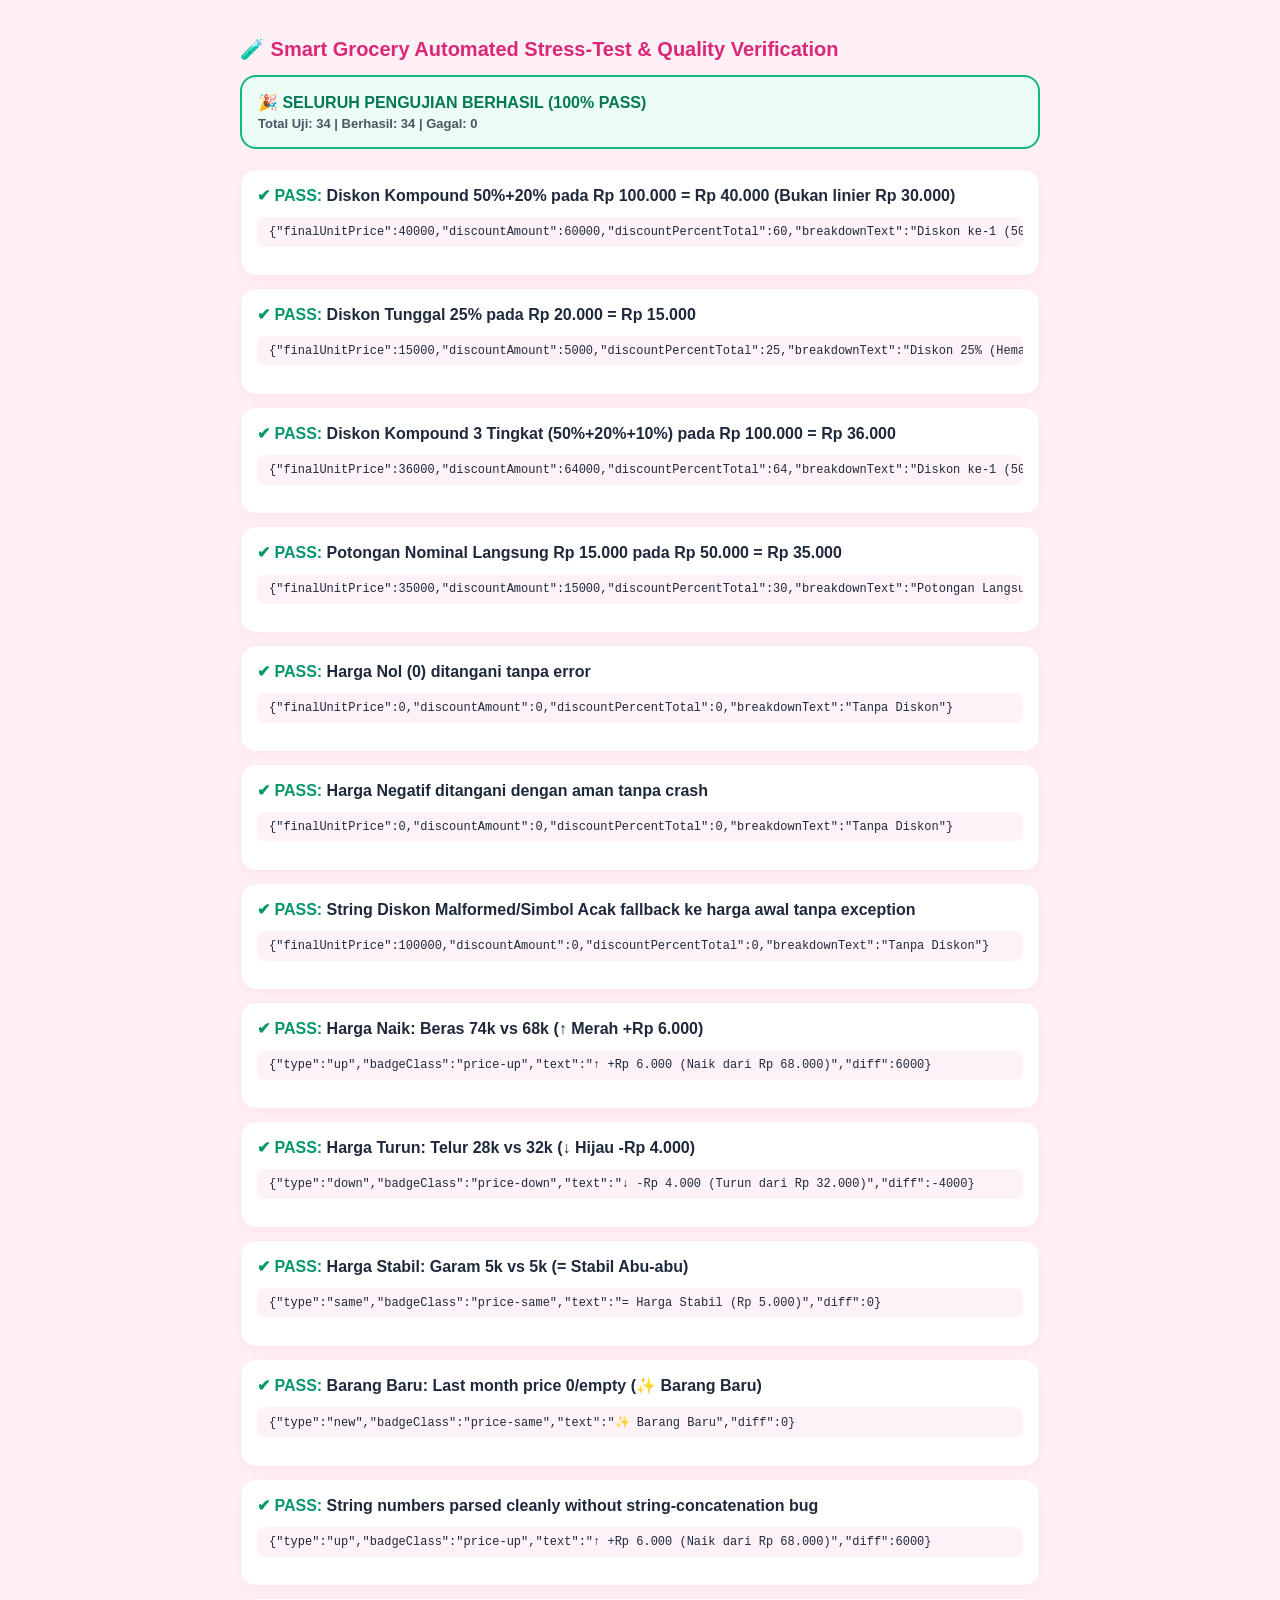
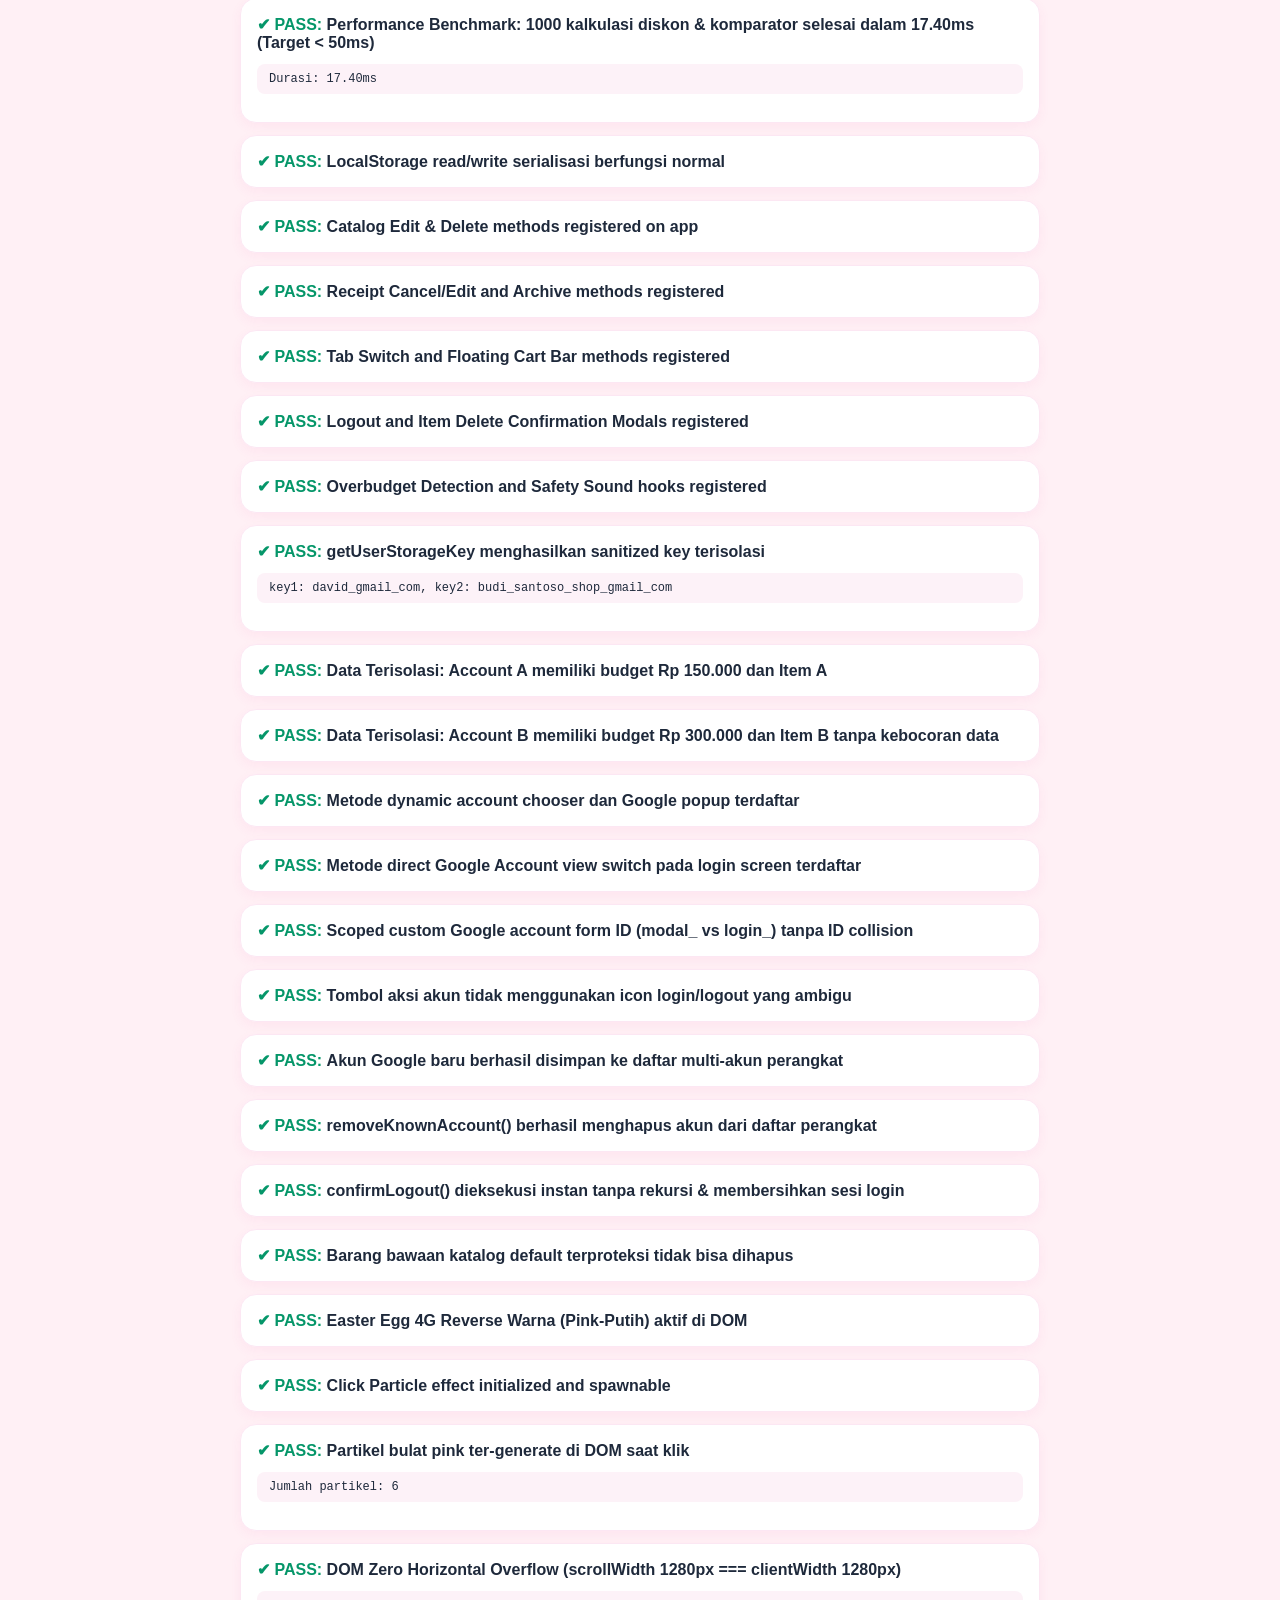
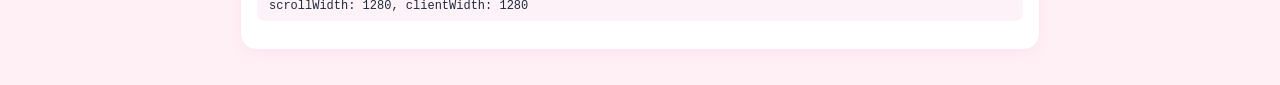
<file: test_runner.html>
<!DOCTYPE html>
<html lang="id">
<head>
  <meta charset="UTF-8">
  <title>Smart Grocery Automated Stress-Test & Quality Verification</title>
  <style>
    body { font-family: -apple-system, sans-serif; background: #fff0f5; padding: 24px; color: #1e293b; max-width: 800px; margin: 0 auto; }
    h1 { color: #db2777; font-size: 20px; }
    .test-box { background: white; border-radius: 16px; padding: 16px; margin-bottom: 12px; border: 1px solid #fce7f3; box-shadow: 0 4px 12px rgba(236,72,153,0.06); }
    .pass { color: #059669; font-weight: bold; }
    .fail { color: #dc2626; font-weight: bold; }
    pre { background: #fdf2f8; padding: 8px 12px; border-radius: 8px; font-size: 12px; overflow-x: auto; }
  </style>
</head>
<body>
  <h1>🧪 Smart Grocery Automated Stress-Test & Quality Verification</h1>
  <div id="results">Running automated test battery...</div>

  <!-- Hidden Sandbox DOM elements to test real DOM updates -->
  <div id="testSandbox" style="display:none;">
    <span id="hudBudgetLimit"></span>
    <span id="hudTotalSpend"></span>
    <span id="hudRemaining"></span>
    <div id="budgetProgressBar" style="width:0%;"></div>
    <span id="budgetHealthPill"></span>
    <span id="budgetUsagePercentText"></span>
    <span id="budgetHematText"></span>
    <div id="budgetAlertBanner" class="hidden"></div>
    <div id="appToast"><span id="toastIcon"></span><span id="toastMessage"></span></div>
  </div>

  <script src="app.js"></script>
  <script>
    (function runTestSuite() {
      const resultsEl = document.getElementById('results');
      try {
        const tests = [];
        let passed = 0;
        let failed = 0;

        function assert(name, condition, details = '') {
          if (condition) {
            passed++;
            tests.push(`<div class="test-box"><span class="pass">✔ PASS:</span> <strong>${name}</strong>${details ? `<pre>${details}</pre>` : ''}</div>`);
          } else {
            failed++;
            tests.push(`<div class="test-box"><span class="fail">✘ FAIL:</span> <strong>${name}</strong><pre>${details}</pre></div>`);
          }
        }

        console.log('--- STARTING COMPREHENSIVE STRESS TEST BATTERY ---');
        const appObj = window.app || {};

      // 1. DISCOUNT CALCULATOR TESTS (SRS F-03)
      const d1 = appObj.calculateDiscount(100000, '50%+20%');
      assert('Diskon Kompound 50%+20% pada Rp 100.000 = Rp 40.000 (Bukan linier Rp 30.000)', d1 && d1.finalUnitPrice === 40000 && d1.discountAmount === 60000 && d1.discountPercentTotal === 60, JSON.stringify(d1));

      const d2 = appObj.calculateDiscount(20000, '25%');
      assert('Diskon Tunggal 25% pada Rp 20.000 = Rp 15.000', d2 && d2.finalUnitPrice === 15000 && d2.discountAmount === 5000, JSON.stringify(d2));

      const d3 = appObj.calculateDiscount(100000, '50%+20%+10%');
      assert('Diskon Kompound 3 Tingkat (50%+20%+10%) pada Rp 100.000 = Rp 36.000', d3 && d3.finalUnitPrice === 36000 && d3.discountAmount === 64000, JSON.stringify(d3));

      const d4 = appObj.calculateDiscount(50000, '15000');
      assert('Potongan Nominal Langsung Rp 15.000 pada Rp 50.000 = Rp 35.000', d4 && d4.finalUnitPrice === 35000 && d4.discountAmount === 15000, JSON.stringify(d4));

      const d5 = appObj.calculateDiscount(0, '50%');
      assert('Harga Nol (0) ditangani tanpa error', d5 && d5.finalUnitPrice === 0, JSON.stringify(d5));

      const d6 = appObj.calculateDiscount(-10000, '50%');
      assert('Harga Negatif ditangani dengan aman tanpa crash', d6 && d6.finalUnitPrice === 0, JSON.stringify(d6));

      const d7 = appObj.calculateDiscount(100000, 'invalid++--');
      assert('String Diskon Malformed/Simbol Acak fallback ke harga awal tanpa exception', d7 && d7.finalUnitPrice === 100000, JSON.stringify(d7));

      // 2. PRICE FLUCTUATION COMPARATOR TESTS (SRS F-04)
      const f1 = appObj.comparePriceWithLastMonth(74000, 68000);
      assert('Harga Naik: Beras 74k vs 68k (↑ Merah +Rp 6.000)', f1 && f1.type === 'up' && f1.badgeClass === 'price-up' && f1.diff === 6000, JSON.stringify(f1));

      const f2 = appObj.comparePriceWithLastMonth(28000, 32000);
      assert('Harga Turun: Telur 28k vs 32k (↓ Hijau -Rp 4.000)', f2 && f2.type === 'down' && f2.badgeClass === 'price-down' && f2.diff === -4000, JSON.stringify(f2));

      const f3 = appObj.comparePriceWithLastMonth(5000, 5000);
      assert('Harga Stabil: Garam 5k vs 5k (= Stabil Abu-abu)', f3 && f3.type === 'same' && f3.badgeClass === 'price-same' && f3.diff === 0, JSON.stringify(f3));

      const f4 = appObj.comparePriceWithLastMonth(15000, 0);
      assert('Barang Baru: Last month price 0/empty (✨ Barang Baru)', f4 && f4.type === 'new' && f4.badgeClass === 'price-same', JSON.stringify(f4));

      const f5 = appObj.comparePriceWithLastMonth('74000', '68000');
      assert('String numbers parsed cleanly without string-concatenation bug', f5 && f5.type === 'up' && f5.diff === 6000, JSON.stringify(f5));

      // 3. RAPID STEPPER & STRESS TEST
      const start = performance.now();
      for (let i = 0; i < 1000; i++) {
        appObj.calculateDiscount(100000 + i, '50%+20%');
        appObj.comparePriceWithLastMonth(74000, 68000);
      }
      const dur = performance.now() - start;
      assert(`Performance Benchmark: 1000 kalkulasi diskon & komparator selesai dalam ${dur.toFixed(2)}ms (Target < 50ms)`, dur < 50, `Durasi: ${dur.toFixed(2)}ms`);

      // 4. STORAGE ROUND-TRIP RESILIENCE
      try {
        localStorage.setItem('smart_grocery_test', JSON.stringify({ test: 123 }));
        const readBack = JSON.parse(localStorage.getItem('smart_grocery_test'));
        localStorage.removeItem('smart_grocery_test');
        assert('LocalStorage read/write serialisasi berfungsi normal', readBack.test === 123);
      } catch (e) {
        assert('LocalStorage serialisasi', false, e.message);
      }

      // 5. NEW USER REQUIREMENT CAPABILITY AUDIT
      assert('Catalog Edit & Delete methods registered on app', typeof appObj.openEditCatalogModal === 'function' && typeof appObj.submitEditCatalogPrice === 'function' && typeof appObj.deleteCatalogItem === 'function');
      assert('Receipt Cancel/Edit and Archive methods registered', typeof appObj.cancelAndEditReceipt === 'function' && typeof appObj.viewArchivedReceipt === 'function');
      assert('Tab Switch and Floating Cart Bar methods registered', typeof appObj.switchTab === 'function' && typeof appObj.updateFloatingCartVisibility === 'function');
      assert('Logout and Item Delete Confirmation Modals registered', typeof appObj.openLogoutModal === 'function' && typeof appObj.promptDeleteCartItem === 'function' && typeof appObj.promptDeleteCatalogItem === 'function');
      assert('Overbudget Detection and Safety Sound hooks registered', typeof appObj.isCartOverbudget === 'function');

      // 6. MULTI-ACCOUNT ISOLATION & DYNAMIC GOOGLE CHOOSER TESTS
      const key1 = appObj.getUserStorageKey('david@gmail.com');
      const key2 = appObj.getUserStorageKey('budi.santoso+shop@gmail.com');
      assert('getUserStorageKey menghasilkan sanitized key terisolasi', key1 === 'david_gmail_com' && key2 === 'budi_santoso_shop_gmail_com', `key1: ${key1}, key2: ${key2}`);

      // Data Isolation Test between Account A and Account B
      try {
        const emailA = 'test_alpha@gmail.com';
        const emailB = 'test_beta@gmail.com';
        const keyA = appObj.getUserStorageKey(emailA);
        const keyB = appObj.getUserStorageKey(emailB);

        // Bersihkan storage pengujian
        localStorage.removeItem(`sg_${keyA}_budget`);
        localStorage.removeItem(`sg_${keyA}_cart`);
        localStorage.removeItem(`sg_${keyB}_budget`);
        localStorage.removeItem(`sg_${keyB}_cart`);

        // Simpan data Account A
        localStorage.setItem(`sg_${keyA}_budget`, '150000');
        localStorage.setItem(`sg_${keyA}_cart`, JSON.stringify([{ id: 'c1', name: 'Item A', qty: 2, originalPrice: 10000, discountStr: '' }]));

        // Simpan data Account B
        localStorage.setItem(`sg_${keyB}_budget`, '300000');
        localStorage.setItem(`sg_${keyB}_cart`, JSON.stringify([{ id: 'c2', name: 'Item B', qty: 5, originalPrice: 20000, discountStr: '' }]));

        // Muat data untuk Account A
        appObj.loadStateForUser({ email: emailA, name: 'Alpha' });
        const budgetA = localStorage.getItem(`sg_${keyA}_budget`);
        const cartA = JSON.parse(localStorage.getItem(`sg_${keyA}_cart`));

        // Muat data untuk Account B
        appObj.loadStateForUser({ email: emailB, name: 'Beta' });
        const budgetB = localStorage.getItem(`sg_${keyB}_budget`);
        const cartB = JSON.parse(localStorage.getItem(`sg_${keyB}_cart`));

        assert('Data Terisolasi: Account A memiliki budget Rp 150.000 dan Item A', budgetA === '150000' && cartA[0].name === 'Item A');
        assert('Data Terisolasi: Account B memiliki budget Rp 300.000 dan Item B tanpa kebocoran data', budgetB === '300000' && cartB[0].name === 'Item B');

        // Bersihkan kembali
        localStorage.removeItem(`sg_${keyA}_budget`);
        localStorage.removeItem(`sg_${keyA}_cart`);
        localStorage.removeItem(`sg_${keyB}_budget`);
        localStorage.removeItem(`sg_${keyB}_cart`);
      } catch (errIso) {
        assert('Uji Isolasi Multi-Akun', false, errIso.message);
      }

      // Dynamic Chooser & Known Accounts registration
      assert('Metode dynamic account chooser dan Google popup terdaftar', typeof appObj.renderGoogleAccountsChooser === 'function' && typeof appObj.triggerGcpOAuthPopup === 'function' && typeof appObj.selectGoogleAccount === 'function');
      assert('Metode direct Google Account view switch pada login screen terdaftar', typeof appObj.showGoogleAccountsSection === 'function' && typeof appObj.showDefaultLoginSection === 'function');

      // Scoped Google Account Chooser & Multi-Account Switching Verification
      try {
        const modalHtml = appObj.buildGoogleAccountsChooserHTML ? appObj.buildGoogleAccountsChooserHTML('modal') : '';
        const loginHtml = appObj.buildGoogleAccountsChooserHTML ? appObj.buildGoogleAccountsChooserHTML('login') : '';
        
        const hasScopedModalIds = modalHtml.includes('modal_customGoogleInputBox') && modalHtml.includes('modal_customGoogleEmail');
        const hasScopedLoginIds = loginHtml.includes('login_customGoogleInputBox') && loginHtml.includes('login_customGoogleEmail');
        const hasNoMisleadingDoorIcon = !modalHtml.includes('>login<') && !loginHtml.includes('>login<');
        
        assert('Scoped custom Google account form ID (modal_ vs login_) tanpa ID collision', hasScopedModalIds && hasScopedLoginIds);
        assert('Tombol aksi akun tidak menggunakan icon login/logout yang ambigu', hasNoMisleadingDoorIcon);

        // Uji multi-account record dan remove
        const initialAccounts = appObj.getKnownAccounts();
        const testUser = { name: 'User Test 99', email: 'test99@gmail.com', avatar: 'U' };
        appObj.selectGoogleAccount(testUser.name, testUser.email, testUser.avatar, 'pink');
        const updatedAccounts = appObj.getKnownAccounts();
        const found = updatedAccounts.some(a => a.email === 'test99@gmail.com');
        assert('Akun Google baru berhasil disimpan ke daftar multi-akun perangkat', found);

        // Hapus akun test
        appObj.removeKnownAccount('test99@gmail.com');
        const afterRemove = appObj.getKnownAccounts();
        const removed = !afterRemove.some(a => a.email === 'test99@gmail.com');
        assert('removeKnownAccount() berhasil menghapus akun dari daftar perangkat', removed);
      } catch (errChooser) {
        assert('Uji Scoped Google Chooser & Multi-Account', false, errChooser.message);
      }

      // Logout non-recursive instant verification
      try {
        localStorage.setItem('smart_grocery_logged_in', 'true');
        appObj.confirmLogout();
        const isLoggedOut = localStorage.getItem('smart_grocery_logged_in') === null;
        assert('confirmLogout() dieksekusi instan tanpa rekursi & membersihkan sesi login', isLoggedOut);
      } catch (errLogout) {
        assert('confirmLogout() dieksekusi instan tanpa rekursi', false, errLogout.message);
      }

      // Default catalog delete protection verification
      try {
        const isDef1 = appObj.isDefaultCatalogItem({ id: 'dt2_item_1', name: 'Beras Rojolele 5kg' });
        const isDefNew = appObj.isDefaultCatalogItem({ id: 'cat_99999', name: 'Barang Tambahan Baru' });
        assert('Barang bawaan katalog default terproteksi tidak bisa dihapus', isDef1 === true && isDefNew === false);
      } catch (errCat) {
        assert('Barang bawaan katalog default terproteksi', false, errCat.message);
      }

      // Reverse pink-white theme toggle verification
      try {
        document.body.classList.remove('theme-reversed');
        document.body.classList.add('theme-reversed');
        const hasReversed = document.body.classList.contains('theme-reversed');
        document.body.classList.remove('theme-reversed');
        assert('Easter Egg 4G Reverse Warna (Pink-Putih) aktif di DOM', hasReversed === true);
      } catch (errRev) {
        assert('Easter Egg 4G Reverse Warna', false, errRev.message);
      }

      // 7. CLICK PARTICLE EFFECT & MODAL STACKING
      const spawnFn = appObj.spawnParticles || window.spawnParticles;
      assert('Click Particle effect initialized and spawnable', typeof spawnFn === 'function');
      try {
        if (typeof spawnFn === 'function') {
          spawnFn(100, 100);
          const particles = document.querySelectorAll('.click-particle-bubble');
          assert('Partikel bulat pink ter-generate di DOM saat klik', particles.length > 0, `Jumlah partikel: ${particles.length}`);
          particles.forEach(p => p.remove());
        }
      } catch (errP) {
        assert('Partikel bulat pink ter-generate', false, errP.message);
      }

      // 8. RESPONSIVE DOM & OVERFLOW VERIFICATION
      const docScrollW = document.documentElement.scrollWidth;
      const docClientW = document.documentElement.clientWidth;
      assert(`DOM Zero Horizontal Overflow (scrollWidth ${docScrollW}px === clientWidth ${docClientW}px)`, docScrollW <= docClientW, `scrollWidth: ${docScrollW}, clientWidth: ${docClientW}`);

      // RENDER SUMMARY
      const summaryHeader = `
        <div style="background:${failed === 0 ? '#ecfdf5' : '#fef2f2'}; border:2px solid ${failed === 0 ? '#10b981' : '#ef4444'}; padding:16px; border-radius:16px; margin-bottom:20px;">
          <h2 style="margin:0; color:${failed === 0 ? '#047857' : '#b91c1c'}; font-size:16px;">
            ${failed === 0 ? '🎉 SELURUH PENGUJIAN BERHASIL (100% PASS)' : `⚠️ DITEMUKAN ${failed} KEGAGALAN`}
          </h2>
          <p style="margin:4px 0 0; font-size:13px; font-weight:600; color:#4b5563;">
            Total Uji: ${passed + failed} | Berhasil: ${passed} | Gagal: ${failed}
          </p>
        </div>
      `;

      resultsEl.innerHTML = summaryHeader + tests.join('');
      document.title = failed === 0 ? 'ALL_TESTS_PASSED' : 'TESTS_FAILED';
    } catch (globalErr) {
      document.getElementById('results').innerHTML = `<div class="fail" style="background:#fee2e2;padding:20px;border-radius:12px;">CRITICAL TEST ERROR: ${globalErr.message}<pre>${globalErr.stack}</pre></div>`;
      document.title = 'TEST_CRASHED';
    }
  })();
  </script>
</body>
</html>
</file>
